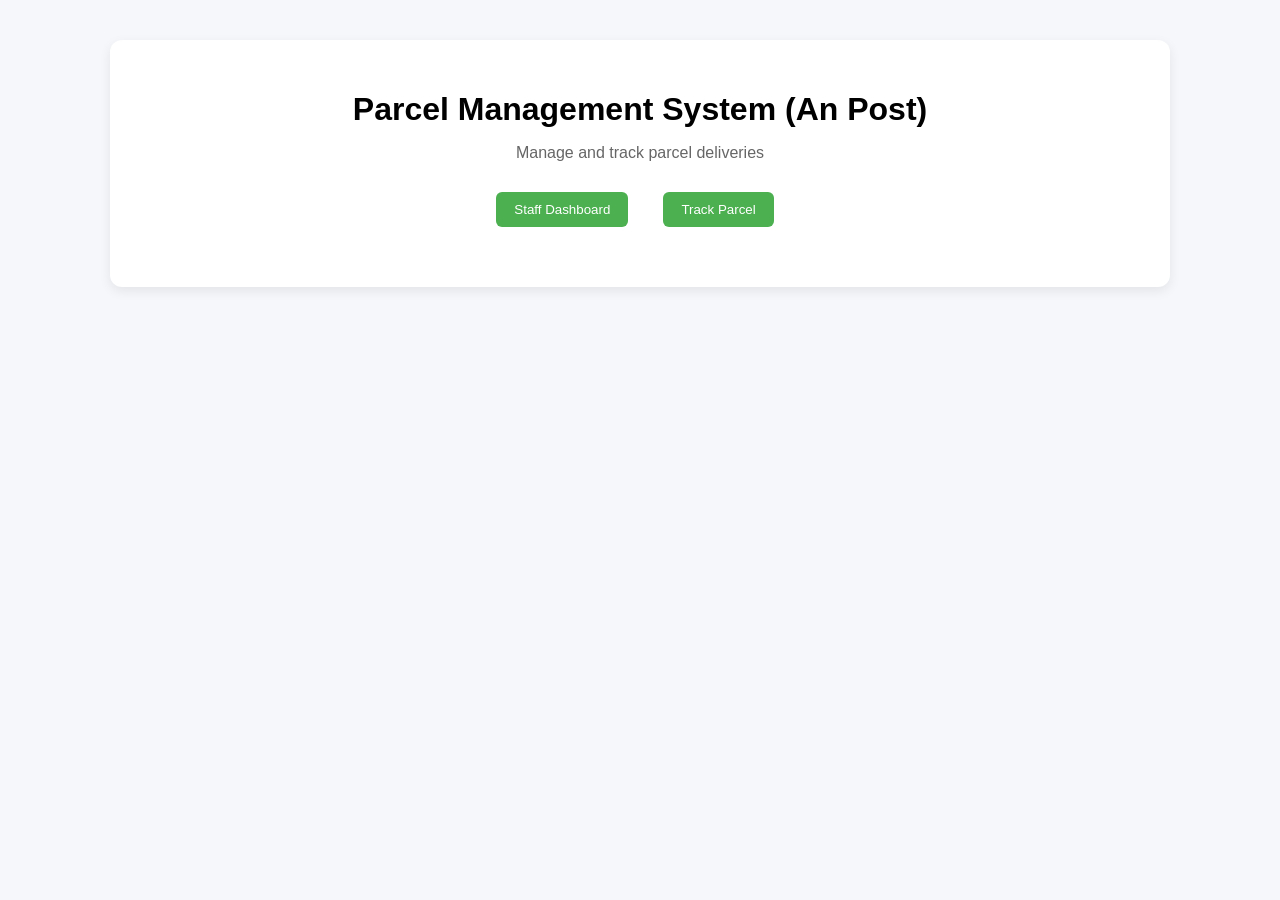
<file: index.html>
<!DOCTYPE html>
<html>
<head>
  <title>Parcel System</title>
  <link rel="stylesheet" href="style.css">
</head>
<body>

<div class="container">

  <h1>Parcel Management System (An Post)</h1>

  <p class="subtitle">Manage and track parcel deliveries</p>

  <div class="section center">
    <button onclick="location.href='staff.html'">Staff Dashboard</button>
    <button onclick="location.href='customer.html'">Track Parcel</button>
  </div>

</div>

</body>
</html>
</file>
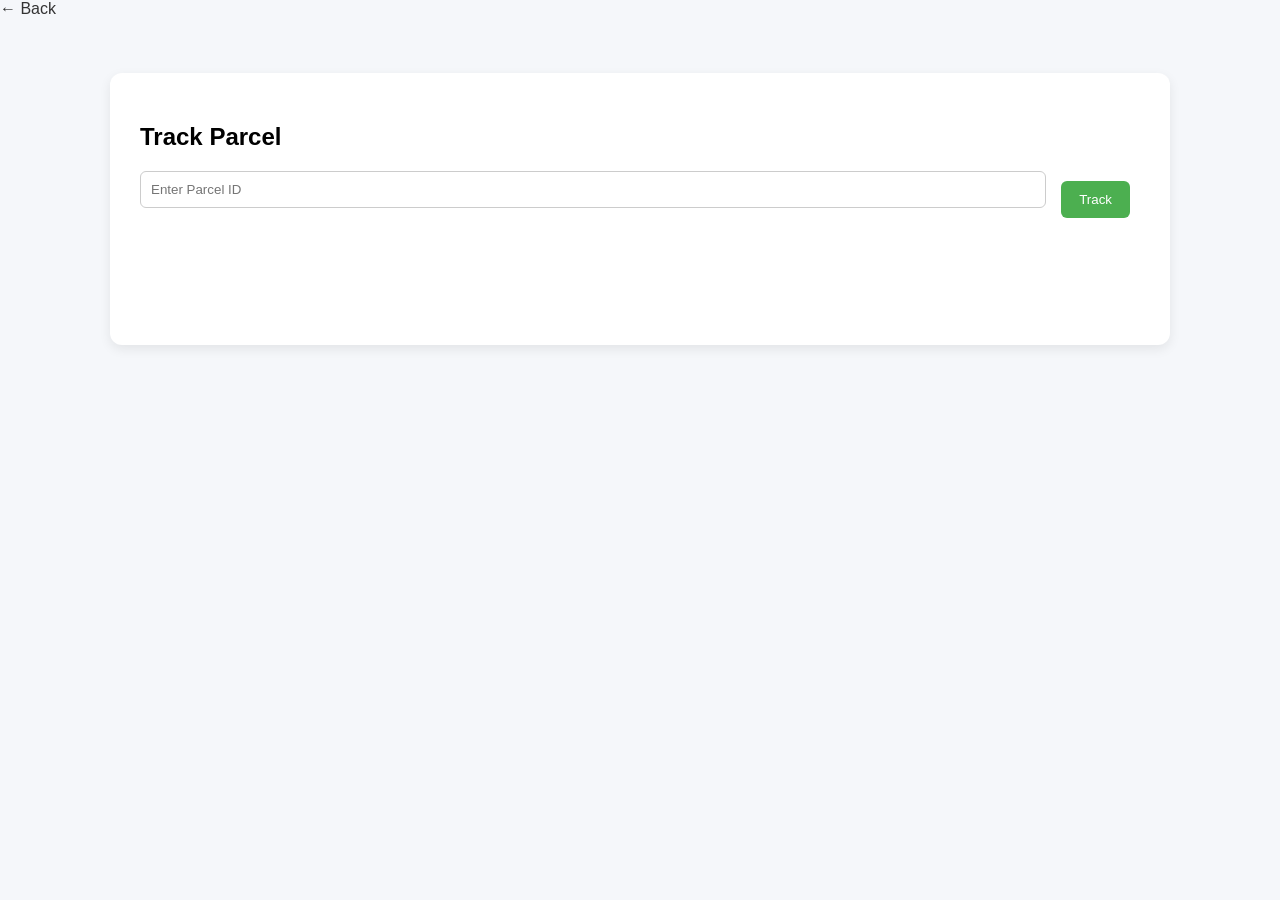
<file: customer.html>
<!DOCTYPE html>
<html>
<head>
  <title>Track Parcel</title>
  <link rel="stylesheet" href="style.css">
</head>
<body>

<a href="index.html" class="back">← Back</a>

<div class="container">

  <h2>Track Parcel</h2>

  <div class="section center">
    <input id="trackId" placeholder="Enter Parcel ID">
    <button onclick="trackParcel()">Track</button>
  </div>

  <div class="section center">
    <h3 id="result"></h3>
  </div>

</div>

<script src="customer.js"></script>

</body>
</html>
</file>
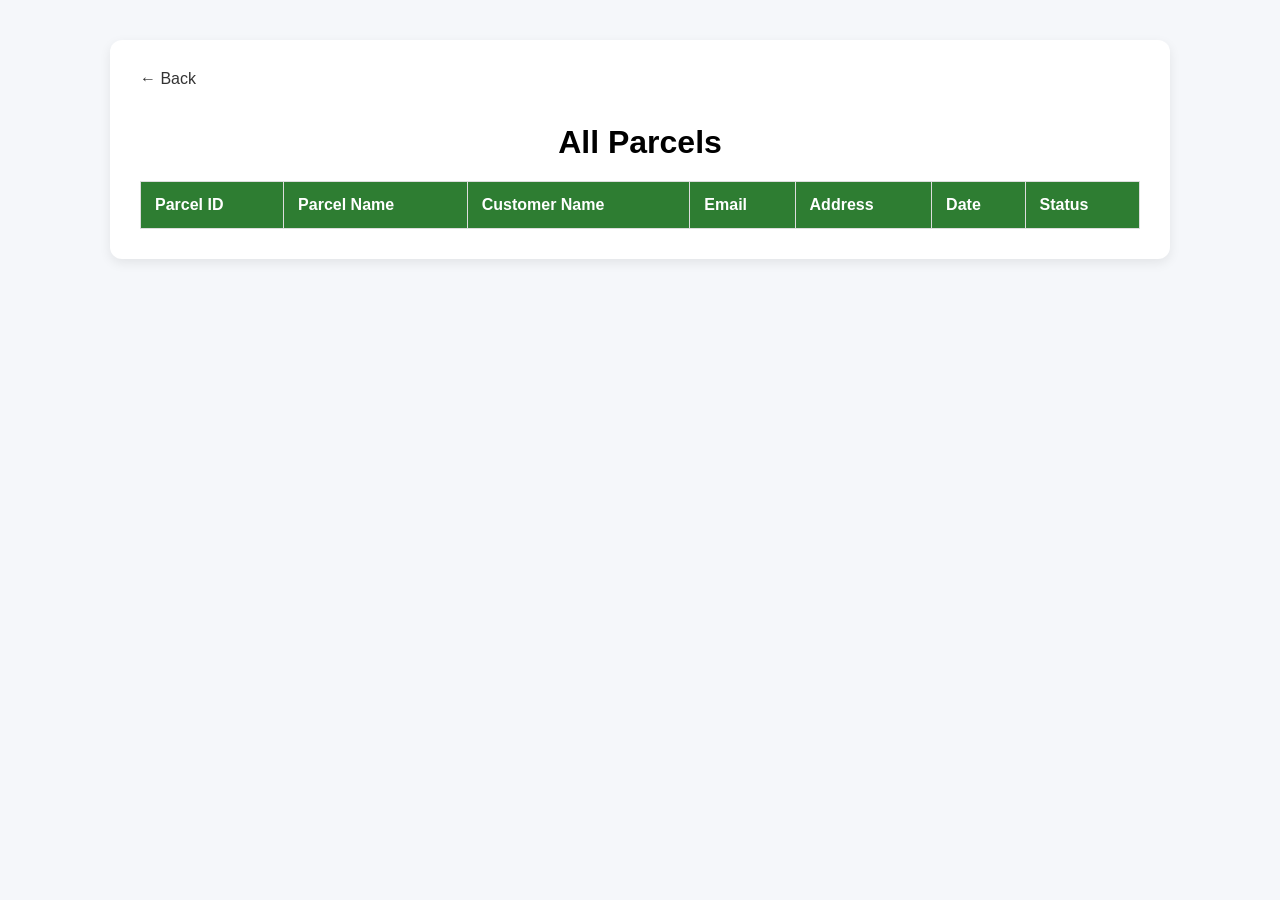
<file: parcels.html>
<!DOCTYPE html>
<html>
<head>
  <title>All Parcels</title>
  <link rel="stylesheet" href="style.css">
</head>

<body>

<div class="container">

<div class="top-bar">
  <a href="staff.html" class="back-btn">&#8592; Back</a>
</div>

<h1>All Parcels</h1>

<table>
  <thead>
    <tr>
      <th>Parcel ID</th>
      <th>Parcel Name</th>
      <th>Customer Name</th>
      <th>Email</th>
      <th>Address</th>
      <th>Date</th>
      <th>Status</th> 
    </tr>
  </thead>
  <tbody id="parcelTable"></tbody>
</table>

</div>

<script src="parcels.js"></script>

</body>
</html>
</file>
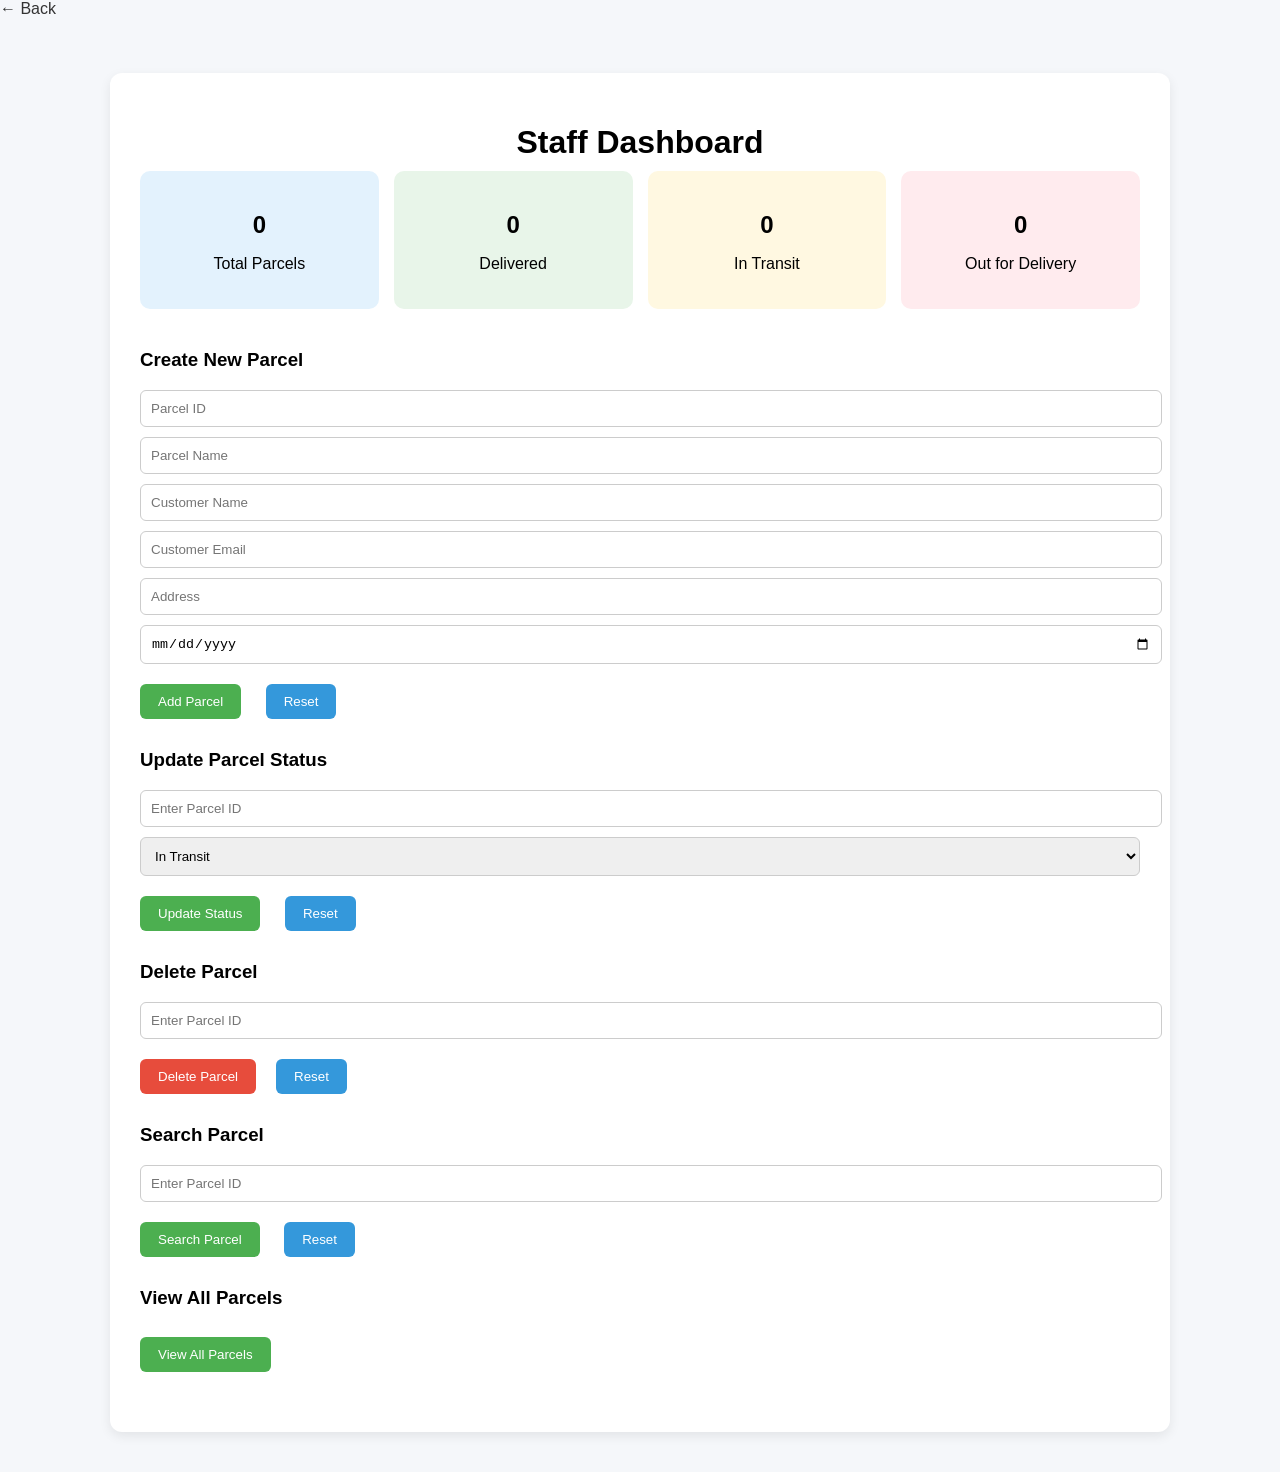
<file: staff.html>
<!DOCTYPE html>
<html>
<head>
  <title>Staff Dashboard</title>
  <link rel="stylesheet" href="style.css">
</head>
<body>

<a href="index.html" class="back">&#8592; Back</a>

<div class="container">

  <h1>Staff Dashboard</h1>

  <!-- 📊 STATS BOX -->
  <div class="stats">

    <div class="card total">
      <h2 id="totalCount">0</h2>
      <p>Total Parcels</p>
    </div>

    <div class="card delivered">
      <h2 id="deliveredCount">0</h2>
      <p>Delivered</p>
    </div>

    <div class="card transit">
      <h2 id="transitCount">0</h2>
      <p>In Transit</p>
    </div>

    <div class="card out">
      <h2 id="outCount">0</h2>
      <p>Out for Delivery</p>
    </div>

  </div>
  <!-- CREATE -->
  <div class="section">
    <h3>Create New Parcel</h3>
    <input type="text" id="parcelId" placeholder="Parcel ID">
<input type="text" id="parcelName" placeholder="Parcel Name">

<input type="text" id="customerName" placeholder="Customer Name">
<input type="email" id="email" placeholder="Customer Email">
<input type="text" id="address" placeholder="Address">
<input type="date" id="date">

<button type="button"onclick="addParcel()">Add Parcel</button>
<button type="button" onclick="resetCreateForm()">Reset</button>
</div>

  <!-- UPDATE -->
  <div class="section">
    <h3>Update Parcel Status</h3>
    <input id="updateId" placeholder="Enter Parcel ID">

    <select id="updateStatus">
      <option>In Transit</option>
      <option>Out for Delivery</option>
      <option>Delivered</option>
    </select>

    <button type="button"onclick="updateParcel()">Update Status</button>
<button type="button"onclick="resetUpdateForm()">Reset</button>
  </div>

  <!-- DELETE -->
  <div class="section">
    <h3>Delete Parcel</h3>
    <input id="deleteId" placeholder="Enter Parcel ID">

    <button class="delete-btn" onclick="deleteParcel()">
      Delete Parcel
<button type="button"onclick="resetDeleteForm()">Reset</button>
    </button>
  </div>

  <!-- SEARCH -->
<div class="section">
    <h3>Search Parcel</h3>
    <input type="text" id="searchId" placeholder="Enter Parcel ID">
    <button type="button"onclick="searchParcel()">Search Parcel</button>
<button type="button"onclick="resetSearchForm()">Reset</button>
</div>

  <!-- VIEW -->
  <div class="section">
    <h3>View All Parcels</h3>

    <button onclick="window.location.href='parcels.html'">
      View All Parcels
    </button>
  </div>
</div>
<!-- JS FILE -->
<script src="staff.js"></script>

</body>
</html>
</file>
<file: style.css>
/* ===== GLOBAL RESET ===== */
body {
    font-family: Arial, sans-serif;
    background: #f5f7fa;
    margin: 0;
    padding: 0;
}

/* ===== MAIN CONTAINER ===== */
.container {
    max-width: 1000px;
    margin: 40px auto;
    background: #ffffff;
    padding: 30px;
    border-radius: 12px;
    box-shadow: 0 4px 12px rgba(0,0,0,0.08);
}

/* ===== HEADINGS ===== */
h1 {
    text-align: center;
    margin-bottom: 10px;
}

.subtitle {
    text-align: center;
    color: #666;
    margin-bottom: 20px;
}

/* ===== CENTER BUTTONS (ONLY HOME PAGE) ===== */
.section.center {
    display: flex;
    justify-content: center;
    gap: 15px;
    margin-top: 20px;
}

/* ===== BUTTONS ===== */
button {
    background: #4CAF50;
    color: white;
    border: none;
    padding: 10px 18px;
    border-radius: 6px;
    cursor: pointer;
}

button:hover {
    background: #45a049;
}

/* ===== STATS CARDS ===== */
.stats {
    display: grid;
    grid-template-columns: repeat(4, 1fr);
    gap: 15px;
    margin-bottom: 40px;
}

.card {
    padding: 20px;
    border-radius: 10px;
    text-align: center;
}

/* Different colors */
.card.total {
    background: #e3f2fd;
}
.card.delivered {
    background: #e8f5e9;
}
.card.transit {
    background: #fff8e1;
}
.card.out {
    background: #ffebee;
}

/* ===== SECTION SPACING ===== */
.container form {
    margin-bottom: 40px;
}

.container h2 {
    margin-top: 40px;
    margin-bottom: 10px;
}

.container h2:first-of-type {
    margin-top: 20px;
}

/* ===== CREATE PARCEL GRID (3 + 3) ===== */
.container form:first-of-type {
    display: grid;
    grid-template-columns: repeat(3, 1fr);
    gap: 15px;
}

/* Inputs styling */
input, select {
    padding: 10px;
    border-radius: 6px;
    border: 1px solid #ccc;
    width: 100%;
}

/* Button goes below grid */
.container form:first-of-type button {
    grid-column: span 3;
    justify-self: center;
    margin-top: 10px;
    width: 200px;
}

/* ===== OTHER FORMS ALIGNMENT ===== */
.container form:not(:first-of-type) {
    display: flex;
    align-items: center;
    gap: 10px;
}

/* ===== BACK BUTTON ===== */
a {
    text-decoration: none;
    color: #333;
    display: inline-block;
    margin-bottom: 15px;
}
/* ===== CLEAN TABLE WITH LINES ===== */

.container table {
    width: 100%;
    border-collapse: collapse;
    margin-top: 20px;
}

/* Header */
.container table thead {
    background-color: #2e7d32;
    color: white;
}

.container table th {
    padding: 14px;
    text-align: left;
    border: 1px solid #ddd;
}

/* Data */
.container table td {
    padding: 14px;
    border: 1px solid #ddd;
}

/* Row styling */
.container table tbody tr:nth-child(even) {
    background-color: #f9f9f9;
}

.container table tbody tr:hover {
    background-color: #f1f1f1;
}
/* Prevent date from breaking into two lines */
.container table td:nth-child(6),
.container table th:nth-child(6) {
    white-space: nowrap;
}
/* Prevent STATUS from breaking */
.container table td:nth-child(7),
.container table th:nth-child(7) {
    white-space: nowrap;
}

/* ===== FIX BUTTON SPACING ===== */
button {
    margin-right: 10px;
    margin-top: 10px;
}

/* Space between sections */
.section {
    margin-bottom: 30px;
}

/* Space between inputs */
.section input,
.section select {
    margin-bottom: 10px;
}

/* Align buttons nicely */
.section button {
    display: inline-block;
}

/* Add gap between button groups */
.section button + button {
    margin-left: 10px;
}
/* Reset Button - Blue */
button[onclick*="reset"] {
    background-color: #3498db;
    color: white;
}

button[onclick*="reset"]:hover {
    background-color: #2980b9;
}

/* Delete Button - Red */
button[onclick*="delete"] {
    background-color: #e74c3c;
    color: white;
}

button[onclick*="delete"]:hover {
    background-color: #c0392b;
}
</file>
